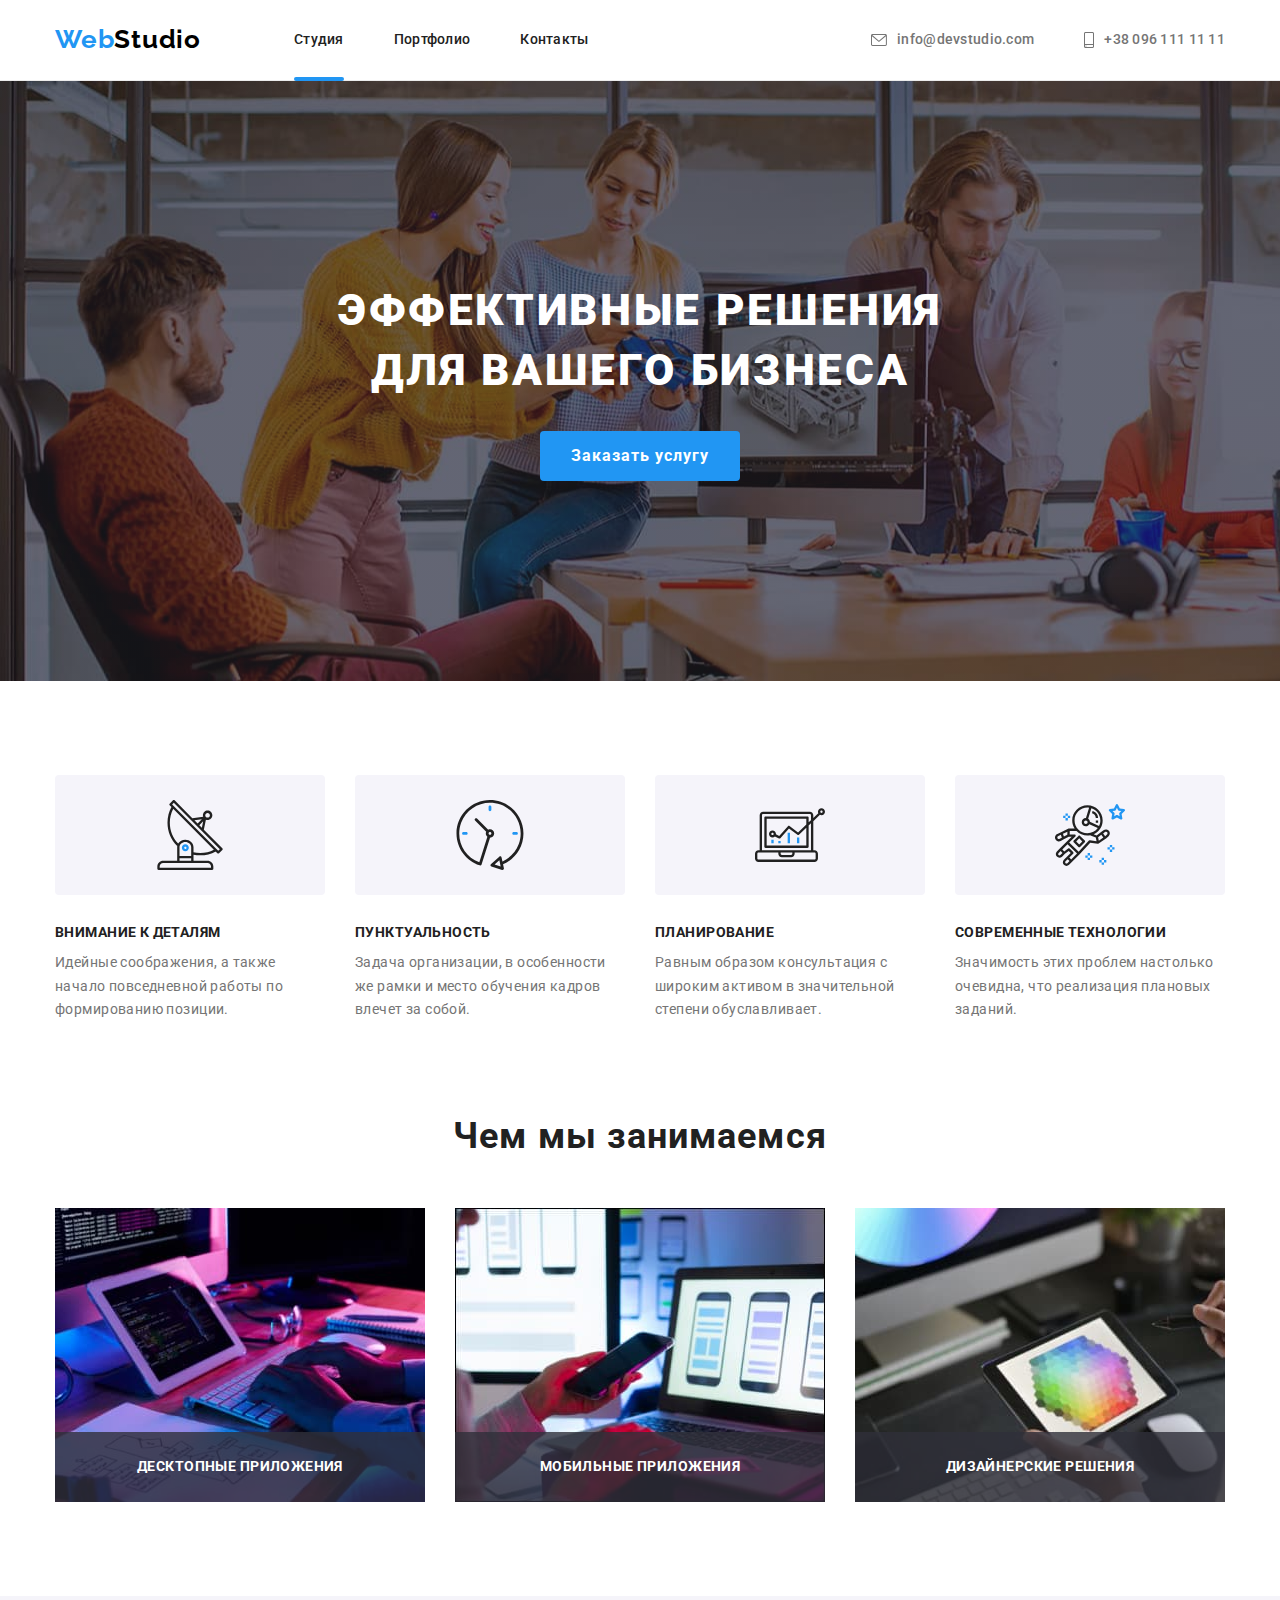
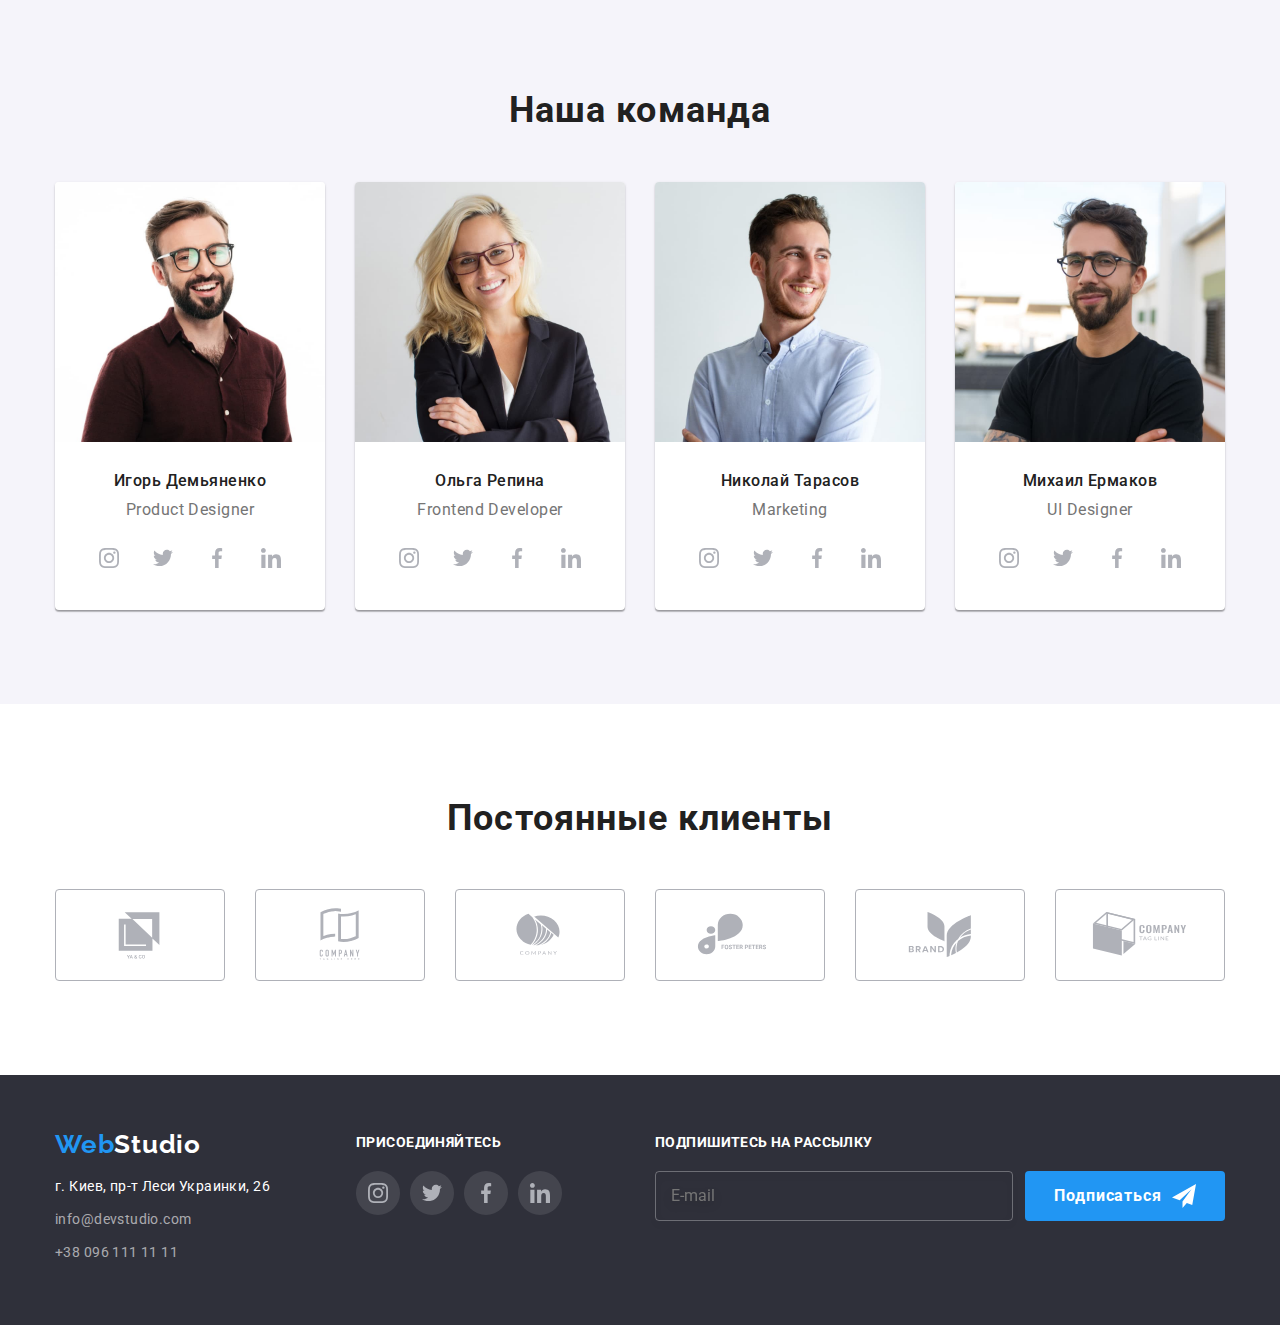
<file: index.html>
<!DOCTYPE html>
<html lang="ru">
    <head>
        <meta charset="UTF-8" />
        <meta http-equiv="X-UA-Compatible" content="IE=edge" />
        <meta name="viewport" content="width=device-width, initial-scale=1.0" />
        <title>Студия</title>
        <link rel="preconnect" href="https://fonts.googleapis.com" />
        <link rel="preconnect" href="https://fonts.gstatic.com" crossorigin />
        <link
            href="https://fonts.googleapis.com/css2?family=Raleway:wght@700&family=Roboto:wght@400;500;700;900&display=swap"
            rel="stylesheet"
        />
        <link rel="stylesheet" href="./css/main.min.css" />
    </head>
    <body>
        <!-----HEADER----->
        <header class="header">
            <div class="container header__container">
                <a class="logo header__logo" href="./index.html"
                    >Web<span class="logo--dark">Studio</span></a
                >
                <nav class="menu">
                    <ul class="menu__list">
                        <li class="menu__item">
                            <a class="menu__link menu__link-current" href="./index.html">Студия</a>
                        </li>
                        <li class="menu__item">
                            <a class="menu__link" href="./portfolio.html">Портфолио</a>
                        </li>
                        <li class="menu__item">
                            <a class="menu__link" href="#">Контакты</a>
                        </li>
                    </ul>
                </nav>
                <ul class="header__header-contacts header-contacts">
                    <li class="header-contacts__item">
                        <a class="header-contacts__link" href="mailto:info@devstudio.com">
                            <svg class="header-contacts__icon" width="16" height="12">
                                <use href="./images/icons.svg#envelope"></use>
                            </svg>
                            info@devstudio.com
                        </a>
                    </li>
                    <li class="header-contacts__item">
                        <a class="header-contacts__link" href="tel:+380961111111">
                            <svg class="header-contacts__icon" width="10" height="16">
                                <use href="./images/icons.svg#smartphone"></use>
                            </svg>
                            +38 096 111 11 11
                        </a>
                    </li>
                </ul>
            </div>
        </header>
        <!-----CONTENT----->
        <main>
            <!-----HERO----->
            <section class="hero hero__container">
                <div class="container">
                    <div class="hero__title-wrap">
                        <h1 class="hero__title">Эффективные решения для вашего бизнеса</h1>
                    </div>
                    <button class="btn hero__btn" type="button" data-modal-open>
                        Заказать услугу
                    </button>
                </div>
            </section>
            <!-----FEATURES----->
            <section class="features box">
                <div class="container">
                    <h2 class="title visually-hidden">Особенности</h2>
                    <ul class="features__list">
                        <li class="features-card features__features-card">
                            <div class="features-card__icon">
                                <svg width="70" height="70">
                                    <use href="./images/icons.svg#antena"></use>
                                </svg>
                            </div>
                            <h3 class="features-card__title">Внимание к деталям</h3>
                            <p class="features-card__text">
                                Идейные соображения, а также начало повседневной работы по
                                формированию позиции.
                            </p>
                        </li>
                        <li class="features-card features__features-card">
                            <div class="features-card__icon">
                                <svg width="70" height="70">
                                    <use href="./images/icons.svg#clock"></use>
                                </svg>
                            </div>
                            <h3 class="features-card__title">Пунктуальность</h3>
                            <p class="features-card__text">
                                Задача организации, в особенности же рамки и место обучения кадров
                                влечет за собой.
                            </p>
                        </li>
                        <li class="features-card features__features-card">
                            <div class="features-card__icon">
                                <svg width="70" height="70">
                                    <use href="./images/icons.svg#diagram"></use>
                                </svg>
                            </div>
                            <h3 class="features-card__title">Планирование</h3>
                            <p class="features-card__text">
                                Равным образом консультация с широким активом в значительной степени
                                обуславливает.
                            </p>
                        </li>
                        <li class="feauters-card">
                            <div class="features-card__icon">
                                <svg width="70" height="70">
                                    <use href="./images/icons.svg#astronaut"></use>
                                </svg>
                            </div>
                            <h3 class="features-card__title">Современные технологии</h3>
                            <p class="features-card__text">
                                Значимость этих проблем настолько очевидна, что реализация плановых
                                заданий.
                            </p>
                        </li>
                    </ul>
                </div>
            </section>
            <!-----WORKS----->
            <section class="works works__box">
                <div class="container">
                    <h2 class="title works__title">Чем мы занимаемся</h2>
                    <ul class="works__list">
                        <li class="works-card works__works-card">
                            <div class="works-card__wrap">
                                <img
                                    src="./images/main/img1.jpg"
                                    alt="Десктопные приложения"
                                    width="370"
                                />
                                <p class="works-card__text">Десктопные приложения</p>
                            </div>
                        </li>
                        <li class="works-card works__works-card">
                            <div class="works-card__wrap">
                                <img
                                    src="./images/main/img2.jpg"
                                    alt="Мобильные приложения"
                                    width="370"
                                />
                                <p class="works-card__text">Мобильные приложения</p>
                            </div>
                        </li>
                        <li class="works-card">
                            <div class="works-card__wrap">
                                <img
                                    src="./images/main/img3.jpg"
                                    alt="Дизайнерские решения"
                                    width="370"
                                />
                                <p class="works-card__text">Дизайнерские решения</p>
                            </div>
                        </li>
                    </ul>
                </div>
            </section>
            <!-----TEAM----->
            <section class="team box">
                <div class="container">
                    <h2 class="title team__title">Наша команда</h2>
                    <ul class="team__list">
                        <li class="team__team-card team-card">
                            <img
                                src="./images/main/team1.jpg"
                                alt="Игорь Демьяненко. Продакт-дизайнер"
                                width="270"
                            />
                            <div class="team-card__wrap">
                                <h3 class="team-card__title">Игорь Демьяненко</h3>
                                <p class="team-card__text">Product Designer</p>
                                <ul class="socials">
                                    <li class="socials__item">
                                        <a class="socials__link" href="#">
                                            <svg class="socials__icon" width="20" height="20">
                                                <use href="./images/icons.svg#instagram"></use>
                                            </svg>
                                        </a>
                                    </li>
                                    <li class="socials__item">
                                        <a class="socials__link" href="#">
                                            <svg class="socials__icon" width="20" height="20">
                                                <use href="./images/icons.svg#twitter"></use>
                                            </svg>
                                        </a>
                                    </li>
                                    <li class="socials__item">
                                        <a class="socials__link" href="#">
                                            <svg class="socials__icon" width="20" height="20">
                                                <use href="./images/icons.svg#facebook"></use>
                                            </svg>
                                        </a>
                                    </li>
                                    <li class="socials__item">
                                        <a class="socials__link" href="#">
                                            <svg class="socials__icon" width="20" height="20">
                                                <use href="./images/icons.svg#linkedin"></use>
                                            </svg>
                                        </a>
                                    </li>
                                </ul>
                            </div>
                        </li>
                        <li class="team__team-card team-card">
                            <img
                                src="./images/main/team2.jpg"
                                alt="Ольга Репина. Фронт-энд разработчик"
                                width="270"
                            />
                            <div class="team-card__wrap">
                                <h3 class="team-card__title">Ольга Репина</h3>
                                <p class="team-card__text">Frontend Developer</p>
                                <ul class="socials">
                                    <li class="socials__item">
                                        <a class="socials__link" href="#">
                                            <svg class="socials__icon" width="20" height="20">
                                                <use href="./images/icons.svg#instagram"></use>
                                            </svg>
                                        </a>
                                    </li>
                                    <li class="socials__item">
                                        <a class="socials__link" href="#">
                                            <svg class="socials__icon" width="20" height="20">
                                                <use href="./images/icons.svg#twitter"></use>
                                            </svg>
                                        </a>
                                    </li>
                                    <li class="socials__item">
                                        <a class="socials__link" href="#">
                                            <svg class="socials__icon" width="20" height="20">
                                                <use href="./images/icons.svg#facebook"></use>
                                            </svg>
                                        </a>
                                    </li>
                                    <li class="socials__item">
                                        <a class="socials__link" href="#">
                                            <svg class="socials__icon" width="20" height="20">
                                                <use href="./images/icons.svg#linkedin"></use>
                                            </svg>
                                        </a>
                                    </li>
                                </ul>
                            </div>
                        </li>
                        <li class="team__team-card team-card">
                            <img
                                src="./images/main/team3.jpg"
                                alt="Николай Тарасов. Маркетолог"
                                width="270"
                            />
                            <div class="team-card__wrap">
                                <h3 class="team-card__title">Николай Тарасов</h3>
                                <p class="team-card__text">Marketing</p>
                                <ul class="socials">
                                    <li class="socials__item">
                                        <a class="socials__link" href="#">
                                            <svg class="socials__icon" width="20" height="20">
                                                <use href="./images/icons.svg#instagram"></use>
                                            </svg>
                                        </a>
                                    </li>
                                    <li class="socials__item">
                                        <a class="socials__link" href="#">
                                            <svg class="socials__icon" width="20" height="20">
                                                <use href="./images/icons.svg#twitter"></use>
                                            </svg>
                                        </a>
                                    </li>
                                    <li class="socials__item">
                                        <a class="socials__link" href="#">
                                            <svg class="socials__icon" width="20" height="20">
                                                <use href="./images/icons.svg#facebook"></use>
                                            </svg>
                                        </a>
                                    </li>
                                    <li class="socials__item">
                                        <a class="socials__link" href="#">
                                            <svg class="socials__icon" width="20" height="20">
                                                <use href="./images/icons.svg#linkedin"></use>
                                            </svg>
                                        </a>
                                    </li>
                                </ul>
                            </div>
                        </li>
                        <li class="team-card">
                            <img
                                src="./images/main/team4.jpg"
                                alt="Михаил Ермаков. Дизайнер интерфейсов"
                                width="270"
                            />
                            <div class="team-card__wrap">
                                <h3 class="team-card__title">Михаил Ермаков</h3>
                                <p class="team-card__text">UI Designer</p>
                                <ul class="socials">
                                    <li class="socials__item">
                                        <a class="socials__link" href="#">
                                            <svg class="socials__icon" width="20" height="20">
                                                <use href="./images/icons.svg#instagram"></use>
                                            </svg>
                                        </a>
                                    </li>
                                    <li class="socials__item">
                                        <a class="socials__link" href="#">
                                            <svg class="socials__icon" width="20" height="20">
                                                <use href="./images/icons.svg#twitter"></use>
                                            </svg>
                                        </a>
                                    </li>
                                    <li class="socials__item">
                                        <a class="socials__link" href="#">
                                            <svg class="socials__icon" width="20" height="20">
                                                <use href="./images/icons.svg#facebook"></use>
                                            </svg>
                                        </a>
                                    </li>
                                    <li class="socials__item">
                                        <a class="socials__link" href="#">
                                            <svg class="socials__icon" width="20" height="20">
                                                <use href="./images/icons.svg#linkedin"></use>
                                            </svg>
                                        </a>
                                    </li>
                                </ul>
                            </div>
                        </li>
                    </ul>
                </div>
            </section>
            <!-----CLIENTS----->
            <section class="clients box">
                <div class="container">
                    <h2 class="title clients__title">Постоянные клиенты</h2>
                    <ul class="clients__list">
                        <li class="clients-card clients__clients-card">
                            <a class="clients-card__link" href="#">
                                <svg class="clients-card__icon" width="106" height="60">
                                    <use href="./images/icons.svg#logo"></use>
                                </svg>
                            </a>
                        </li>
                        <li class="clients-card clients__clients-card">
                            <a class="clients-card__link" href="#">
                                <svg class="clients-card__icon" width="106" height="60">
                                    <use href="./images/icons.svg#logo2"></use>
                                </svg>
                            </a>
                        </li>
                        <li class="clients-card clients__clients-card">
                            <a class="clients-card__link" href="#">
                                <svg class="clients-card__icon" width="106" height="60">
                                    <use href="./images/icons.svg#logo3"></use>
                                </svg>
                            </a>
                        </li>
                        <li class="clients-card clients__clients-card">
                            <a class="clients-card__link" href="#">
                                <svg class="clients-card__icon" width="106" height="60">
                                    <use href="./images/icons.svg#logo4"></use>
                                </svg>
                            </a>
                        </li>
                        <li class="clients-card clients__clients-card">
                            <a class="clients-card__link" href="#">
                                <svg class="clients-card__icon" width="106" height="60">
                                    <use href="./images/icons.svg#logo5"></use>
                                </svg>
                            </a>
                        </li>
                        <li class="clients-card">
                            <a class="clients-card__link" href="#">
                                <svg class="clients-card__icon" width="106" height="60">
                                    <use href="./images/icons.svg#logo6"></use>
                                </svg>
                            </a>
                        </li>
                    </ul>
                </div>
            </section>
        </main>
        <!-----FOOTER----->
        <footer class="footer footer__container">
            <div class="container">
                <div class="footer__wrap">
                    <div class="footer-contacts footer__footer-contacts">
                        <a class="logo footer__logo" href="./index.html"
                            >Web<span class="logo--white">Studio</span></a
                        >
                        <address class="footer-contacts__address">
                            г. Киев, пр-т Леси Украинки, 26
                        </address>
                        <ul>
                            <li class="footer-contacts__item">
                                <a class="footer-contacts__link" href="mailto:info@devstudio.com"
                                    >info@devstudio.com</a
                                >
                            </li>
                            <li class="footer-contacts__item">
                                <a class="footer-contacts__link" href="tel:+380961111111"
                                    >+38 096 111 11 11</a
                                >
                            </li>
                        </ul>
                    </div>
                    <div class="footer-socials footer__socials">
                        <p class="footer-socials__text">присоединяйтесь</p>
                        <ul class="socials">
                            <li class="socials__item">
                                <a class="socials__link socials__link--footer" href="#">
                                    <svg class="socials__icon" width="20" height="20">
                                        <use href="./images/icons.svg#instagram"></use>
                                    </svg>
                                </a>
                            </li>
                            <li class="socials__item">
                                <a class="socials__link socials__link--footer" href="#">
                                    <svg class="socials__icon" width="20" height="20">
                                        <use href="./images/icons.svg#twitter"></use>
                                    </svg>
                                </a>
                            </li>
                            <li class="socials__item">
                                <a class="socials__link socials__link--footer" href="#">
                                    <svg class="socials__icon" width="20" height="20">
                                        <use href="./images/icons.svg#facebook"></use>
                                    </svg>
                                </a>
                            </li>
                            <li class="socials__item">
                                <a class="socials__link socials__link--footer" href="#">
                                    <svg class="socials__icon" width="20" height="20">
                                        <use href="./images/icons.svg#linkedin"></use>
                                    </svg>
                                </a>
                            </li>
                        </ul>
                    </div>
                    <div class="footer-subscribe footer__footer-subscribe">
                        <label for="subscribe-email" class="footer-subscribe__text"
                            >Подпишитесь на рассылку</label
                        >
                        <form class="footer-subscribe__form" action="#">
                            <input
                                class="footer-subscribe__input"
                                type="mail"
                                placeholder="E-mail"
                                name="subscribe-email"
                                id="subscribe-email"
                            />
                            <button class="btn btn--footer" type="submit">
                                Подписаться
                                <svg
                                    class="btn__icon--footer footer-submit-icon"
                                    width="24"
                                    height="24"
                                >
                                    <use href="./images/icons.svg#icon-send"></use>
                                </svg>
                            </button>
                        </form>
                    </div>
                </div>
            </div>
        </footer>
        <!-- ---backdrop and modal--- -->
        <div class="backdrop is-hidden" data-modal>
            <div class="modal">
                <button type="button" class="modal__close-btn" data-modal-close>
                    <svg wilth="18" height="18">
                        <use href="./images/icons.svg#modal-close"></use>
                    </svg>
                </button>
                <p class="modal__text">Оставьте свои данные, мы вам перезвоним</p>
                <form action="#">
                    <div class="modal-field modal__modal-field">
                        <label for="name" class="modal-field__label">Имя</label>
                        <div class="modal-field__wrap">
                            <input
                                type="text"
                                name="name"
                                id="name"
                                class="modal-field__input input"
                            />
                            <svg class="input__icon" width="18" height="18">
                                <use href="./images/icons.svg#modal-name"></use>
                            </svg>
                        </div>
                    </div>
                    <div class="modal-field modal__modal-field">
                        <label for="tel" class="modal-field__label">Телефон</label>
                        <div class="modal-field__wrap">
                            <input
                                type="tel"
                                name="tel"
                                id="tel"
                                class="modal-field__input input"
                            />
                            <svg class="input__icon" width="18" height="18">
                                <use href="./images/icons.svg#modal-tel"></use>
                            </svg>
                        </div>
                    </div>
                    <div class="modal-field modal__modal-field">
                        <label for="email" class="modal-field__label">Почта</label>
                        <div class="modal-field__wrap">
                            <input
                                type="email"
                                name="email"
                                id="email"
                                class="modal-field__input input"
                            />
                            <svg class="input__icon" width="18" height="18">
                                <use href="./images/icons.svg#modal-mail"></use>
                            </svg>
                        </div>
                    </div>
                    <div class="modal-field">
                        <label for="comment" class="modal-field__label">Комментарий</label>
                        <textarea
                            id="comment"
                            class="modal-field__comment input"
                            name="comment"
                            placeholder="Введите текст"
                        ></textarea>
                    </div>
                    <div class="modal-checkbox">
                        <input
                            type="checkbox"
                            name="policy"
                            id="policy"
                            class="modal-checkbox__input"
                        />
                        <label for="policy" class="modal-checkbox__label">
                            <span class="modal-checkbox__item">
                                <svg width="16" height="15">
                                    <use href="./images/icons.svg#modal-chek"></use>
                                </svg>
                            </span>
                            Соглашаюсь с рассылкой и принимаю
                            <a href="#" class="modal-checkbox__link">Условия договора</a>
                        </label>
                    </div>
                    <button type="submit" type="submit" class="btn modal__btn">Отправить</button>
                </form>
            </div>
        </div>
        <script src="./js/modal.js"></script>
    </body>
</html>
</file>
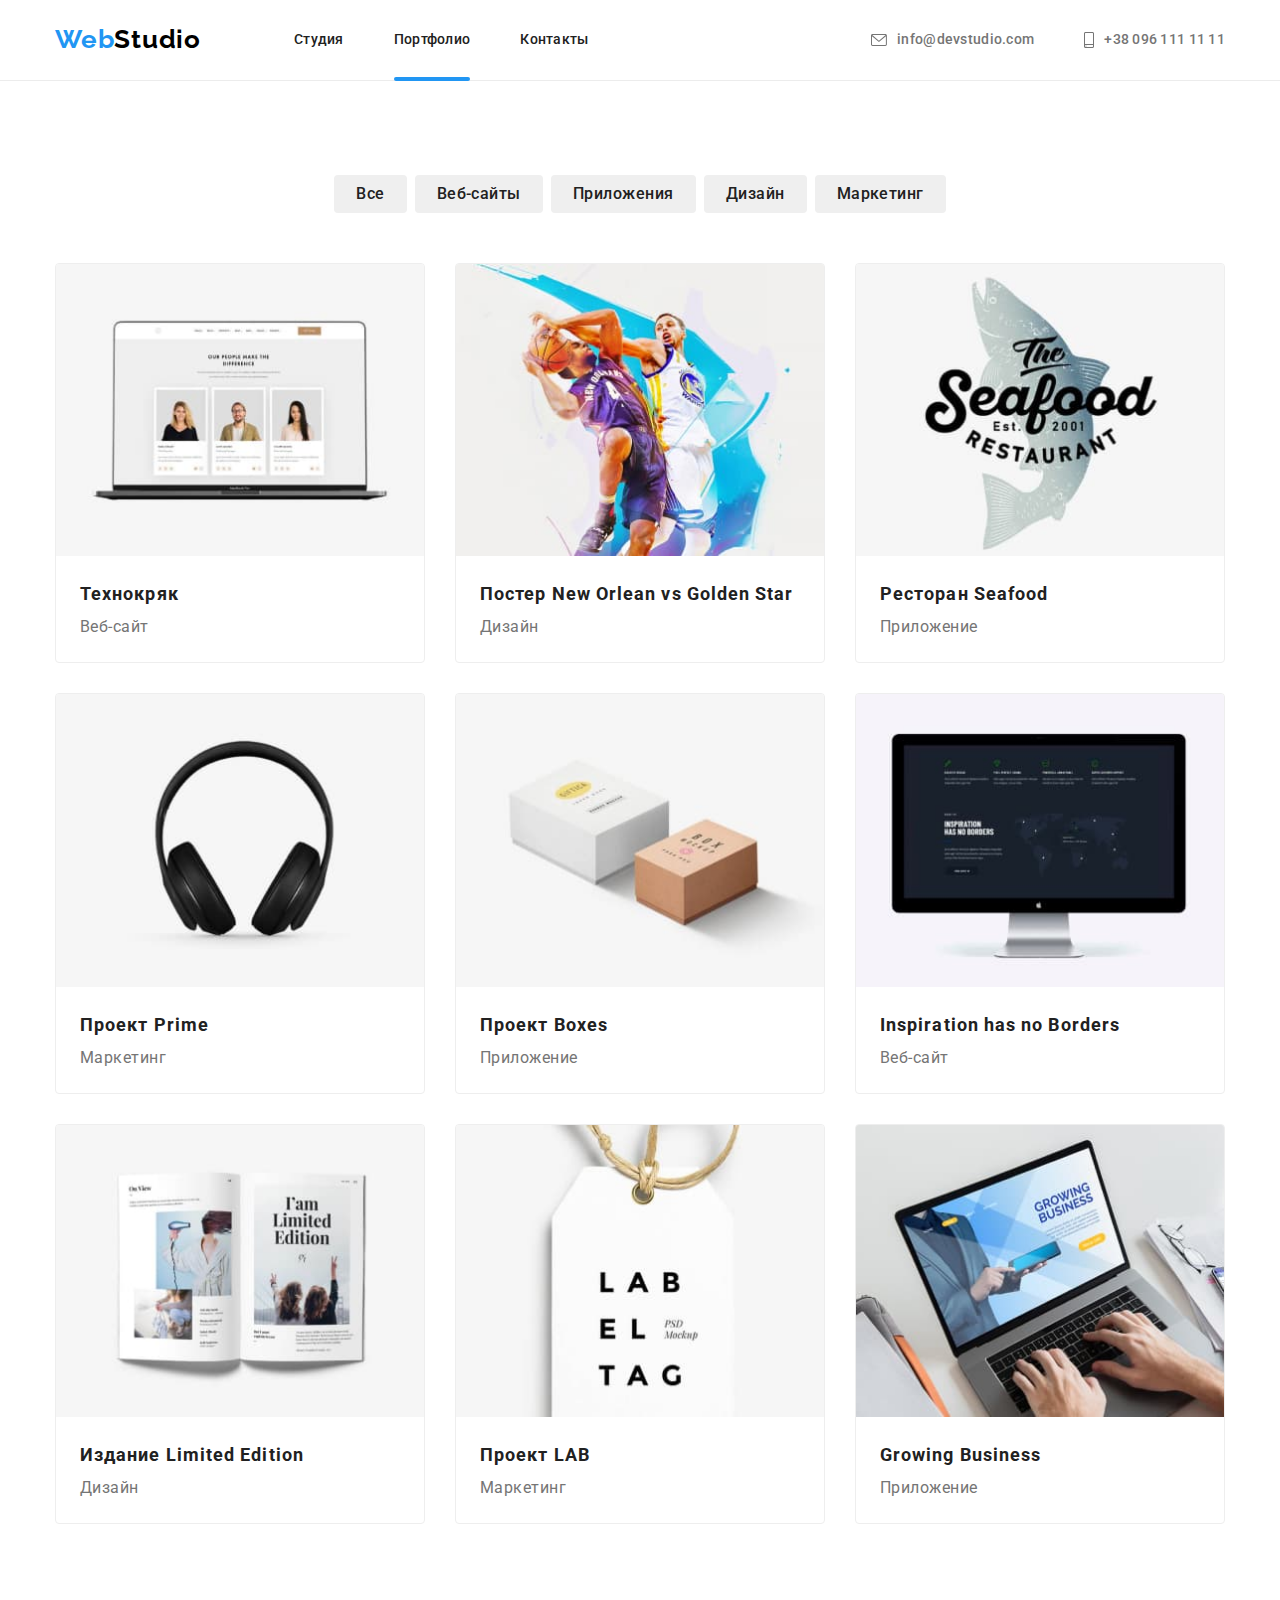
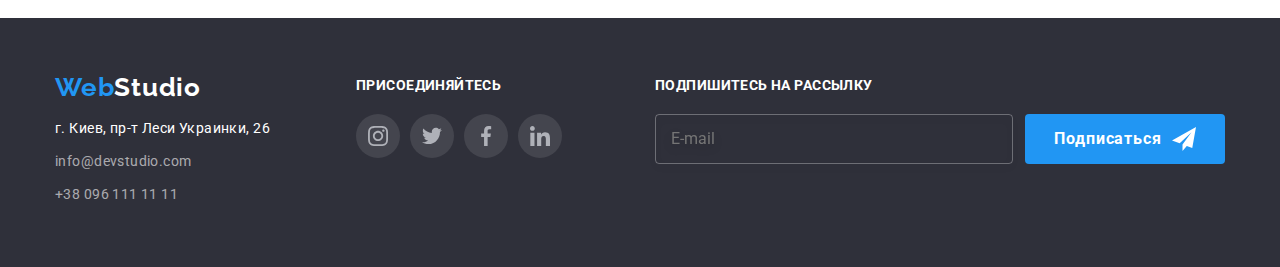
<file: portfolio.html>
<!DOCTYPE html>
<html lang="ru">
    <head>
        <meta charset="UTF-8" />
        <meta http-equiv="X-UA-Compatible" content="IE=edge" />
        <meta name="viewport" content="width=device-width, initial-scale=1.0" />
        <title>Портфолио</title>
        <link rel="preconnect" href="https://fonts.googleapis.com" />
        <link rel="preconnect" href="https://fonts.gstatic.com" crossorigin />
        <link
            href="https://fonts.googleapis.com/css2?family=Raleway:wght@700&family=Roboto:wght@400;500;700;900&display=swap"
            rel="stylesheet"
        />
        <link rel="stylesheet" href="./css/main.min.css" />
    </head>
    <body>
        <!-----HEADER----->
        <header class="header">
            <div class="container header__container">
                <a class="logo header__logo" href="./index.html"
                    >Web<span class="logo--dark">Studio</span></a
                >
                <nav class="menu">
                    <ul class="menu__list">
                        <li class="menu__item">
                            <a class="menu__link" href="./index.html">Студия</a>
                        </li>
                        <li class="menu__item">
                            <a class="menu__link menu__link-current" href="./portfolio.html"
                                >Портфолио</a
                            >
                        </li>
                        <li class="menu__item">
                            <a class="menu__link" href="#">Контакты</a>
                        </li>
                    </ul>
                </nav>
                <ul class="header__header-contacts header-contacts">
                    <li class="header-contacts__item">
                        <a class="header-contacts__link" href="mailto:info@devstudio.com">
                            <svg class="header-contacts__icon" width="16" height="12">
                                <use href="./images/icons.svg#envelope"></use>
                            </svg>
                            info@devstudio.com
                        </a>
                    </li>
                    <li class="header-contacts__item">
                        <a class="header-contacts__link" href="tel:+380961111111">
                            <svg class="header-contacts__icon" width="10" height="16">
                                <use href="./images/icons.svg#smartphone"></use>
                            </svg>
                            +38 096 111 11 11
                        </a>
                    </li>
                </ul>
            </div>
        </header>
        <!-----CONTENT----->
        <main>
            <!-----PORTFOLIO----->
            <section class="portfolio box">
                <div class="container">
                    <h1 class="visually-hidden portfolio__title">Портфолио</h1>
                    <!-----PORTFOLIO FILTER----->
                    <ul class="filter portfolio__filter">
                        <li class="filter__item">
                            <button class="filter__btn" type="button">Все</button>
                        </li>
                        <li class="filter__item">
                            <button class="filter__btn" type="button">Веб-сайты</button>
                        </li>
                        <li class="filter__item">
                            <button class="filter__btn" type="button">Приложения</button>
                        </li>
                        <li class="filter__item">
                            <button class="filter__btn" type="button">Дизайн</button>
                        </li>
                        <li>
                            <button class="filter__btn" type="button">Маркетинг</button>
                        </li>
                    </ul>
                    <!-----PORTFOLIO LIST----->
                    <ul class="portfolio__products products">
                        <li class="product portfolio__product">
                            <a href="#">
                                <div class="product__header">
                                    <img
                                        src="./images/portfolio/img.jpg"
                                        alt="ноутбук"
                                        width="370"
                                        class="product__img"
                                    />
                                    <p class="product__overlay">
                                        Технокряк это современная площадка распространения
                                        коронавируса. Компании используют эту платформу для
                                        цифрового шпионажа и атак на защищённые сервера конкурентов.
                                    </p>
                                </div>
                                <div class="product__body">
                                    <h2 class="product__title">Технокряк</h2>
                                    <p class="product__text">Веб-сайт</p>
                                </div>
                            </a>
                        </li>
                        <li class="product portfolio__product">
                            <a href="#">
                                <div class="product__header">
                                    <img
                                        src="./images/portfolio/img8.jpg"
                                        alt="баскетболисты"
                                        width="370"
                                        class="product__img"
                                    />
                                    <p class="product__overlay">
                                        Технокряк это современная площадка распространения
                                        коронавируса. Компании используют эту платформу для
                                        цифрового шпионажа и атак на защищённые сервера конкурентов.
                                    </p>
                                </div>
                                <div class="product__body">
                                    <h2 class="product__title">
                                        Постер <span lang="en">New Orlean vs Golden Star</span>
                                    </h2>
                                    <p class="product__text">Дизайн</p>
                                </div>
                            </a>
                        </li>
                        <li class="product portfolio__product">
                            <a href="#">
                                <div class="product__header">
                                    <img
                                        src="./images/portfolio/img7.jpg"
                                        alt="логотип"
                                        width="370"
                                        class="product__img"
                                    />
                                    <p class="product__overlay">
                                        Технокряк это современная площадка распространения
                                        коронавируса. Компании используют эту платформу для
                                        цифрового шпионажа и атак на защищённые сервера конкурентов.
                                    </p>
                                </div>
                                <div class="product__body">
                                    <h2 class="product__title">
                                        Ресторан <span lang="en">Seafood</span>
                                    </h2>
                                    <p class="product__text">Приложение</p>
                                </div>
                            </a>
                        </li>
                        <li class="product portfolio__product">
                            <a href="#">
                                <div class="product__header">
                                    <img
                                        src="./images/portfolio/img6.jpg"
                                        alt="наушники"
                                        width="370"
                                        class="product__img"
                                    />
                                    <p class="product__overlay">
                                        Технокряк это современная площадка распространения
                                        коронавируса. Компании используют эту платформу для
                                        цифрового шпионажа и атак на защищённые сервера конкурентов.
                                    </p>
                                </div>
                                <div class="product__body">
                                    <h2 class="product__title">
                                        Проект <span lang="en">Prime</span>
                                    </h2>
                                    <p class="product__text">Маркетинг</p>
                                </div>
                            </a>
                        </li>
                        <li class="product portfolio__product">
                            <a href="#">
                                <div class="product__header">
                                    <img
                                        src="./images/portfolio/img5.jpg"
                                        alt="визитки"
                                        width="370"
                                        class="product__img"
                                    />
                                    <p class="product__overlay">
                                        Технокряк это современная площадка распространения
                                        коронавируса. Компании используют эту платформу для
                                        цифрового шпионажа и атак на защищённые сервера конкурентов.
                                    </p>
                                </div>
                                <div class="product__body">
                                    <h2 class="product__title">
                                        Проект <span lang="en">Boxes</span>
                                    </h2>
                                    <p class="product__text">Приложение</p>
                                </div>
                            </a>
                        </li>
                        <li class="product portfolio__product">
                            <a href="#">
                                <div class="product__header">
                                    <img
                                        src="./images/portfolio/img4.jpg"
                                        alt="монитор"
                                        width="370"
                                        class="product__img"
                                    />
                                    <p class="product__overlay">
                                        Технокряк это современная площадка распространения
                                        коронавируса. Компании используют эту платформу для
                                        цифрового шпионажа и атак на защищённые сервера конкурентов.
                                    </p>
                                </div>
                                <div class="product__body">
                                    <h2 class="product__title">
                                        <span lang="en">Inspiration has no Borders</span>
                                    </h2>
                                    <p class="product__text">Веб-сайт</p>
                                </div>
                            </a>
                        </li>
                        <li class="product portfolio__product">
                            <a href="#">
                                <div class="product__header">
                                    <img
                                        src="./images/portfolio/img3.jpg"
                                        alt="журнал"
                                        width="370"
                                        class="product__img"
                                    />
                                    <p class="product__overlay">
                                        Технокряк это современная площадка распространения
                                        коронавируса. Компании используют эту платформу для
                                        цифрового шпионажа и атак на защищённые сервера конкурентов.
                                    </p>
                                </div>
                                <div class="product__body">
                                    <h2 class="product__title">
                                        Издание <span lang="en">Limited Edition</span>
                                    </h2>
                                    <p class="product__text">Дизайн</p>
                                </div>
                            </a>
                        </li>
                        <li class="product portfolio__product">
                            <a href="#">
                                <div class="product__header">
                                    <img
                                        src="./images/portfolio/img2.jpg"
                                        alt="бирка"
                                        width="370"
                                        class="product__img"
                                    />
                                    <p class="product__overlay">
                                        Технокряк это современная площадка распространения
                                        коронавируса. Компании используют эту платформу для
                                        цифрового шпионажа и атак на защищённые сервера конкурентов.
                                    </p>
                                </div>
                                <div class="product__body">
                                    <h2 class="product__title">
                                        Проект <span lang="en">LAB</span>
                                    </h2>
                                    <p class="product__text">Маркетинг</p>
                                </div>
                            </a>
                        </li>
                        <li class="product portfolio__product">
                            <a href="#">
                                <div class="product__header">
                                    <img
                                        src="./images/portfolio/img1.jpg"
                                        alt="ноутбук"
                                        width="370"
                                        class="product__img"
                                    />
                                    <p class="product__overlay">
                                        Технокряк это современная площадка распространения
                                        коронавируса. Компании используют эту платформу для
                                        цифрового шпионажа и атак на защищённые сервера конкурентов.
                                    </p>
                                </div>
                                <div class="product__body">
                                    <h2 class="product__title">
                                        <span lang="en">Growing Business</span>
                                    </h2>
                                    <p class="product__text">Приложение</p>
                                </div>
                            </a>
                        </li>
                    </ul>
                </div>
            </section>
        </main>
        <!-----FOOTER----->
        <footer class="footer footer__container">
            <div class="container">
                <div class="footer__wrap">
                    <div class="footer-contacts footer__footer-contacts">
                        <a class="logo footer__logo" href="./index.html"
                            >Web<span class="logo--white">Studio</span></a
                        >
                        <address class="footer-contacts__address">
                            г. Киев, пр-т Леси Украинки, 26
                        </address>
                        <ul>
                            <li class="footer-contacts__item">
                                <a class="footer-contacts__link" href="mailto:info@devstudio.com"
                                    >info@devstudio.com</a
                                >
                            </li>
                            <li class="footer-contacts__item">
                                <a class="footer-contacts__link" href="tel:+380961111111"
                                    >+38 096 111 11 11</a
                                >
                            </li>
                        </ul>
                    </div>
                    <div class="footer-socials footer__socials">
                        <p class="footer-socials__text">присоединяйтесь</p>
                        <ul class="socials">
                            <li class="socials__item">
                                <a class="socials__link socials__link--footer" href="#">
                                    <svg class="socials__icon" width="20" height="20">
                                        <use href="./images/icons.svg#instagram"></use>
                                    </svg>
                                </a>
                            </li>
                            <li class="socials__item">
                                <a class="socials__link socials__link--footer" href="#">
                                    <svg class="socials__icon" width="20" height="20">
                                        <use href="./images/icons.svg#twitter"></use>
                                    </svg>
                                </a>
                            </li>
                            <li class="socials__item">
                                <a class="socials__link socials__link--footer" href="#">
                                    <svg class="socials__icon" width="20" height="20">
                                        <use href="./images/icons.svg#facebook"></use>
                                    </svg>
                                </a>
                            </li>
                            <li class="socials__item">
                                <a class="socials__link socials__link--footer" href="#">
                                    <svg class="socials__icon" width="20" height="20">
                                        <use href="./images/icons.svg#linkedin"></use>
                                    </svg>
                                </a>
                            </li>
                        </ul>
                    </div>
                    <div class="footer-subscribe footer__footer-subscribe">
                        <label for="subscribe-email" class="footer-subscribe__text"
                            >Подпишитесь на рассылку</label
                        >
                        <form class="footer-subscribe__form" action="#">
                            <input
                                class="footer-subscribe__input"
                                type="mail"
                                placeholder="E-mail"
                                name="subscribe-email"
                                id="subscribe-email"
                            />
                            <button class="btn btn--footer" type="submit">
                                Подписаться
                                <svg
                                    class="btn__icon--footer footer-submit-icon"
                                    width="24"
                                    height="24"
                                >
                                    <use href="./images/icons.svg#icon-send"></use>
                                </svg>
                            </button>
                        </form>
                    </div>
                </div>
            </div>
        </footer>
    </body>
</html>
</file>
<file: css/main.min.css>
/*! modern-normalize v1.1.0 | MIT License | https://github.com/sindresorhus/modern-normalize */*,::before,::after{-webkit-box-sizing:border-box;box-sizing:border-box}html{line-height:1.15;-webkit-text-size-adjust:100%;-moz-tab-size:4;-o-tab-size:4;tab-size:4}body{margin:0;font-family:system-ui,-apple-system,"Segoe UI",Roboto,Helvetica,Arial,sans-serif,"Apple Color Emoji","Segoe UI Emoji"}hr{height:0;color:inherit}abbr[title]{-webkit-text-decoration:underline dotted;text-decoration:underline dotted}b,strong{font-weight:bolder}code,kbd,samp,pre{font-family:ui-monospace, SFMono-Regular, Consolas, 'Liberation Mono', Menlo, monospace;font-size:1em}small{font-size:80%}sub,sup{font-size:75%;line-height:0;position:relative;vertical-align:baseline}sub{bottom:-0.25em}sup{top:-0.5em}table{text-indent:0;border-color:inherit}button,input,optgroup,select,textarea{font-family:inherit;font-size:100%;line-height:1.15;margin:0}button,select{text-transform:none}button,[type='button'],[type='reset'],[type='submit']{-webkit-appearance:button}::-moz-focus-inner{border-style:none;padding:0}:-moz-focusring{outline:1px dotted ButtonText}:-moz-ui-invalid{box-shadow:none}legend{padding:0}progress{vertical-align:baseline}::-webkit-inner-spin-button,::-webkit-outer-spin-button{height:auto}[type='search']{-webkit-appearance:textfield;outline-offset:-2px}::-webkit-search-decoration{-webkit-appearance:none}::-webkit-file-upload-button{-webkit-appearance:button;font:inherit}summary{display:list-item}*,*::before,*::after{-webkit-box-sizing:border-box;box-sizing:border-box}body,h1,h2,h3,h4,h5,h6,p{margin:0}ul{margin:0;padding:0;list-style:none}li{margin:0;padding:0}a{text-decoration:none}button{cursor:pointer}img{display:block}input,button,textarea,select{font:inherit}body{font-family:'Roboto', sans-serif;font-weight:400;color:#212121}:root{--main-title-color: #ffffff;--accent-color: #2196f3;--main-text-color: #757575;--icons-color: #afb1b8}.container{width:1200px;padding-left:15px;padding-right:15px;margin:0 auto}.box{padding-top:94px;padding-bottom:94px}.is-hidden{opacity:0;pointer-events:none;visibility:hidden}.backdrop{position:fixed;top:0;left:0;width:100vw;height:100vh;background-color:rgba(0,0,0,0.2);-webkit-transition:opacity 250ms cubic-bezier(0.4, 0, 0.2, 1),visibility 250ms cubic-bezier(0.4, 0, 0.2, 1);transition:opacity 250ms cubic-bezier(0.4, 0, 0.2, 1),visibility 250ms cubic-bezier(0.4, 0, 0.2, 1)}.visually-hidden{position:absolute;width:1px;height:1px;margin:-1px;padding:0;overflow:hidden;border:0;clip:rect(0 0 0 0)}.btn{display:block;width:200px;min-height:50px;padding:10px;border-radius:4px;border:none;text-align:center;font-family:inherit;font-weight:700;font-size:16px;line-height:1.87;letter-spacing:0.06em;fill:#ffffff;color:#ffffff;background-color:var(--accent-color);cursor:pointer}.logo{display:block;font-family:Raleway;font-weight:700;font-size:26px;line-height:0.75;letter-spacing:0.03em;color:var(--accent-color)}.logo--dark{color:#000000}.logo--white{color:#ffffff}.product{display:-webkit-box;display:-ms-flexbox;display:flex;-webkit-box-orient:vertical;-webkit-box-direction:normal;-ms-flex-direction:column;flex-direction:column;width:calc((100% - 3 * 30px) / 3);border:1px solid #eeeeee;border-radius:4px;-webkit-transition:-webkit-box-shadow 250ms cubic-bezier(0.4, 0, 0.2, 1);transition:-webkit-box-shadow 250ms cubic-bezier(0.4, 0, 0.2, 1);transition:box-shadow 250ms cubic-bezier(0.4, 0, 0.2, 1);transition:box-shadow 250ms cubic-bezier(0.4, 0, 0.2, 1), -webkit-box-shadow 250ms cubic-bezier(0.4, 0, 0.2, 1);overflow:hidden}.product:focus,.product:hover{-webkit-box-shadow:0px 3px 1px rgba(0,0,0,0.1),0px 1px 2px rgba(0,0,0,0.08),0px 2px 2px rgba(0,0,0,0.12);box-shadow:0px 3px 1px rgba(0,0,0,0.1),0px 1px 2px rgba(0,0,0,0.08),0px 2px 2px rgba(0,0,0,0.12)}.product__header{position:relative;display:-webkit-box;display:-ms-flexbox;display:flex;-webkit-box-align:center;-ms-flex-align:center;align-items:center;overflow:hidden}.product__img{min-width:100%}.product__overlay{position:absolute;-webkit-transform:translateY(101%);transform:translateY(101%);width:100%;height:100%;padding:63px 24px;font-size:18px;line-height:1.56;letter-spacing:0.03em;color:#ffffff;background:rgba(33,150,243,0.9);-webkit-transition:-webkit-transform 250ms cubic-bezier(0.4, 0, 0.2, 1);transition:-webkit-transform 250ms cubic-bezier(0.4, 0, 0.2, 1);transition:transform 250ms cubic-bezier(0.4, 0, 0.2, 1);transition:transform 250ms cubic-bezier(0.4, 0, 0.2, 1), -webkit-transform 250ms cubic-bezier(0.4, 0, 0.2, 1)}.product__body{max-width:100%;padding:20px 24px}.product__title{color:#212121;font-weight:700;font-size:18px;line-height:2;letter-spacing:0.06em}.product__text{font-size:16px;line-height:1.87;letter-spacing:0.03em;color:var(--main-text-color)}.product:focus .product__overlay,.product:hover .product__overlay{-webkit-transform:translateY(0%);transform:translateY(0%)}.socials{display:-webkit-box;display:-ms-flexbox;display:flex;-webkit-box-pack:center;-ms-flex-pack:center;justify-content:center}.socials__item:not(:last-child){margin-right:10px}.socials__link{display:-webkit-box;display:-ms-flexbox;display:flex;-webkit-box-pack:center;-ms-flex-pack:center;justify-content:center;-webkit-box-align:center;-ms-flex-align:center;align-items:center;min-width:44px;min-height:44px;border-radius:50%;color:var(--icons-color);-webkit-transition:color 250ms cubic-bezier(0.4, 0, 0.2, 1),background-color 250ms cubic-bezier(0.4, 0, 0.2, 1);transition:color 250ms cubic-bezier(0.4, 0, 0.2, 1),background-color 250ms cubic-bezier(0.4, 0, 0.2, 1)}.socials__link:focus,.socials__link:hover{background-color:var(--accent-color);color:#ffffff}.socials__link--footer{background-color:rgba(255,255,255,0.1)}.socials__icon{fill:currentColor}.title{font-weight:700;font-size:36px;line-height:1.16;letter-spacing:0.03em;text-align:center}.features-card{max-width:270px}.features-card__icon{display:-webkit-box;display:-ms-flexbox;display:flex;-webkit-box-pack:center;-ms-flex-pack:center;justify-content:center;-webkit-box-align:center;-ms-flex-align:center;align-items:center;margin-bottom:30px;height:120px;background-color:#f5f4fa;border-radius:4px}.features-card__title{margin-bottom:10px;font-weight:700;font-size:14px;line-height:1.14;letter-spacing:0.03em;text-transform:uppercase}.features-card__text{font-size:14px;line-height:1.71;letter-spacing:0.03em;color:var(--main-text-color)}.works-card__wrap{position:relative}.works-card__text{position:absolute;bottom:0;padding:27px 0;width:100%;font-weight:bold;font-size:14px;line-height:1.14;text-align:center;letter-spacing:0.03em;text-transform:uppercase;color:#ffffff;background:rgba(47,48,58,0.8)}.clients-card__link{display:-webkit-box;display:-ms-flexbox;display:flex;-webkit-box-pack:center;-ms-flex-pack:center;justify-content:center;-webkit-box-align:center;-ms-flex-align:center;align-items:center;min-width:170px;min-height:92px;border:1px solid #afb1b8;border-radius:4px;color:var(--icons-color);-webkit-transition:color 250ms cubic-bezier(0.4, 0, 0.2, 1),border 250ms cubic-bezier(0.4, 0, 0.2, 1);transition:color 250ms cubic-bezier(0.4, 0, 0.2, 1),border 250ms cubic-bezier(0.4, 0, 0.2, 1)}.clients-card__link:hover,.clients-card__link:focus{border:1px solid var(--accent-color);color:var(--accent-color)}.clients-card__icon{fill:currentColor}.input{height:40px;width:100%;border:1px solid rgba(33,33,33,0.2);border-radius:4px;outline:none;cursor:pointer;font-size:14px;-webkit-transition:border 250ms cubic-bezier(0.4, 0, 0.2, 1);transition:border 250ms cubic-bezier(0.4, 0, 0.2, 1)}.input:focus{border:1px solid var(--accent-color);border-radius:4px}.header{border-bottom:1px solid #ececec}.header__container{display:-webkit-box;display:-ms-flexbox;display:flex;-webkit-box-align:center;-ms-flex-align:center;align-items:center}.header__logo{margin-right:93px}.header__header-contacts{margin-left:auto}.menu__list{display:-webkit-box;display:-ms-flexbox;display:flex}.menu__item:not(:last-child){margin-right:50px}.menu__link{position:relative;padding:32px 0;display:block;font-size:14px;font-weight:500;line-height:1.14;letter-spacing:0.02em;color:inherit;-webkit-transition:color 250ms cubic-bezier(0.4, 0, 0.2, 1);transition:color 250ms cubic-bezier(0.4, 0, 0.2, 1)}.menu__link:hover,.menu__link:focus{color:var(--accent-color)}.menu__link-current::after{content:'';position:absolute;display:block;height:4px;width:100%;bottom:-1px;background-color:var(--accent-color);border-radius:2px}.header-contacts{display:-webkit-box;display:-ms-flexbox;display:flex}.header-contacts__item:not(:first-child){margin-left:50px}.header-contacts__link{display:-webkit-box;display:-ms-flexbox;display:flex;-webkit-box-pack:center;-ms-flex-pack:center;justify-content:center;-webkit-box-align:center;-ms-flex-align:center;align-items:center;padding:32px 0;font-size:14px;font-weight:500;line-height:1.14;letter-spacing:0.02em;color:#757575;-webkit-transition:color 250ms cubic-bezier(0.4, 0, 0.2, 1);transition:color 250ms cubic-bezier(0.4, 0, 0.2, 1)}.header-contacts__link:hover,.header-contacts__link:focus{color:var(--accent-color)}.header-contacts__icon{margin-right:10px;fill:currentColor}.hero{max-width:1600px;margin:0 auto;background-image:-webkit-gradient(linear, left top, left bottom, from(rgba(47,48,58,0.4)), to(rgba(47,48,58,0.4))),url(../images/main/hero.jpg);background-image:linear-gradient(rgba(47,48,58,0.4), rgba(47,48,58,0.4)),url(../images/main/hero.jpg);background-repeat:no-repeat;background-size:cover}.hero__container{padding:200px 0}.hero__title-wrap{width:696px;margin:0 auto 30px}.hero__title{display:block;min-width:696px;font-weight:900;font-size:44px;line-height:1.36;letter-spacing:0.06em;text-transform:uppercase;text-align:center;color:var(--main-title-color)}.hero__btn{margin:0 auto}.features__list{display:-webkit-box;display:-ms-flexbox;display:flex}.features__features-card{margin-right:30px}.works__box{padding-bottom:94px}.works__title{margin-bottom:50px}.works__list{display:-webkit-box;display:-ms-flexbox;display:flex}.works__works-card{margin-right:30px}.team{background-color:#f5f4fa}.team__title{margin-bottom:50px}.team__list{display:-webkit-box;display:-ms-flexbox;display:flex}.team__team-card{margin-right:30px}.team-card{display:-webkit-box;display:-ms-flexbox;display:flex;-webkit-box-orient:vertical;-webkit-box-direction:normal;-ms-flex-direction:column;flex-direction:column;max-width:270px;background-color:#fff;border-radius:4px;-webkit-box-shadow:0px 1px 3px rgba(0,0,0,0.12),0px 1px 1px rgba(0,0,0,0.14),0px 2px 1px rgba(0,0,0,0.2);box-shadow:0px 1px 3px rgba(0,0,0,0.12),0px 1px 1px rgba(0,0,0,0.14),0px 2px 1px rgba(0,0,0,0.2);overflow:hidden}.team-card__wrap{padding:30px 0}.team-card__title{margin-bottom:10px;font-size:16px;font-weight:500;line-height:1.18;letter-spacing:0.03em;text-align:center}.team-card__text{margin-bottom:16px;font-size:16px;line-height:1.18;letter-spacing:0.03em;text-align:center;color:var(--main-text-color)}.clients__title{margin-bottom:50px}.clients__list{display:-webkit-box;display:-ms-flexbox;display:flex}.clients__clients-card{margin-right:30px}.footer{background-color:#2f303a}.footer__container{padding-top:60px;padding-bottom:60px}.footer__wrap{display:-webkit-box;display:-ms-flexbox;display:flex}.footer__logo{margin-bottom:20px}.footer__footer-contacts{margin-right:70px}.footer__socials{margin-right:93px}.footer__footer-subscribe{width:100%}.footer__input{margin-right:12px}.footer-contacts{min-width:231px}.footer-contacts__address{display:block;margin-bottom:9px;font-style:normal;font-size:14px;line-height:1.71;letter-spacing:0.03em;color:#ffffff}.footer-contacts__item:not(:last-child){margin-bottom:9px}.footer-contacts__link{font-size:14px;line-height:1.71;letter-spacing:0.03em;color:rgba(255,255,255,0.6);-webkit-transition:color 250ms cubic-bezier(0.4, 0, 0.2, 1);transition:color 250ms cubic-bezier(0.4, 0, 0.2, 1)}.footer-contacts__link:hover,.footer-contacts__link:focus{color:var(--accent-color)}.footer-socials__text{display:block;font-weight:700;font-size:14px;line-height:1.14;letter-spacing:0.03em;text-transform:uppercase;color:#ffffff;margin-bottom:20px}.footer-subscribe__form{display:-webkit-box;display:-ms-flexbox;display:flex;-ms-flex-wrap:nowrap;flex-wrap:nowrap}.footer-subscribe__text{display:block;margin-bottom:20px;font-weight:700;font-size:14px;line-height:1.14;letter-spacing:0.03em;text-transform:uppercase;color:#ffffff}.footer-subscribe__input{margin-right:12px;height:50px;width:100%;padding:15px;font-size:14px;color:#ffffff;border:1px solid rgba(255,255,255,0.3);background-color:transparent;-webkit-filter:drop-shadow(0px 4px 4px rgba(0,0,0,0.15));filter:drop-shadow(0px 4px 4px rgba(0,0,0,0.15));border-radius:4px;outline:none;cursor:pointer;-webkit-transition:border 250ms cubic-bezier(0.4, 0, 0.2, 1);transition:border 250ms cubic-bezier(0.4, 0, 0.2, 1)}.footer-subscribe__input:focus{border:1px solid var(--accent-color);border-radius:4px}.footer-subscribe__input::-webkit-input-placeholder{font-weight:400;font-size:16px;line-height:1.25}.footer-subscribe__input:-ms-input-placeholder{font-weight:400;font-size:16px;line-height:1.25}.footer-subscribe__input::-ms-input-placeholder{font-weight:400;font-size:16px;line-height:1.25}.footer-subscribe__input::placeholder{font-weight:400;font-size:16px;line-height:1.25}.btn--footer{display:-webkit-box;display:-ms-flexbox;display:flex;-webkit-box-pack:center;-ms-flex-pack:center;justify-content:center;min-width:200px;-webkit-box-align:center;-ms-flex-align:center;align-items:center;-ms-flex-wrap:nowrap;flex-wrap:nowrap}.btn__icon--footer{display:block;margin-left:10px}.modal{position:absolute;top:50%;left:50%;-webkit-transform:translate(-50%, -50%);transform:translate(-50%, -50%);padding:40px;min-width:528px;min-height:581px;background-color:#ffffff;-webkit-box-shadow:0px 1px 3px rgba(0,0,0,0.12),0px 1px 1px rgba(0,0,0,0.14),0px 2px 1px rgba(0,0,0,0.2);box-shadow:0px 1px 3px rgba(0,0,0,0.12),0px 1px 1px rgba(0,0,0,0.14),0px 2px 1px rgba(0,0,0,0.2);border-radius:4px}.modal__text{margin-bottom:12px;font-weight:700;font-size:20px;line-height:1.15;text-align:center;letter-spacing:0.03em;color:#212121}.modal__close-btn{position:absolute;top:10px;right:10px;width:30px;height:30px;background-color:transparent;border:1px solid rgba(0,0,0,0.1);border-radius:50%;display:-webkit-box;display:-ms-flexbox;display:flex;-webkit-box-pack:center;-ms-flex-pack:center;justify-content:center;-webkit-box-align:center;-ms-flex-align:center;align-items:center;-webkit-transition:fill 250ms cubic-bezier(0.4, 0, 0.2, 1);transition:fill 250ms cubic-bezier(0.4, 0, 0.2, 1)}.modal__close-btn:focus,.modal__close-btn:hover{fill:var(--accent-color)}.modal__btn{margin:0 auto}.modal__modal-field{margin-bottom:10px}.modal-field{display:-webkit-box;display:-ms-flexbox;display:flex;-webkit-box-orient:vertical;-webkit-box-direction:normal;-ms-flex-direction:column;flex-direction:column;width:100%}.modal-field__wrap{position:relative}.modal-field__label{margin-bottom:4px;font-weight:normal;font-size:12px;line-height:1.16;letter-spacing:0.01em;color:#757575}.modal-field__input{padding:12px 12px 12px 42px}.modal-field__comment{padding:12px 16px;resize:none;width:100%;min-height:120px}.modal-field__comment::-webkit-input-placeholder{font-weight:400;font-size:12px;line-height:1.16;letter-spacing:0.01em;color:rgba(117,117,117,0.5)}.modal-field__comment:-ms-input-placeholder{font-weight:400;font-size:12px;line-height:1.16;letter-spacing:0.01em;color:rgba(117,117,117,0.5)}.modal-field__comment::-ms-input-placeholder{font-weight:400;font-size:12px;line-height:1.16;letter-spacing:0.01em;color:rgba(117,117,117,0.5)}.modal-field__comment::placeholder{font-weight:400;font-size:12px;line-height:1.16;letter-spacing:0.01em;color:rgba(117,117,117,0.5)}.input__icon{position:absolute;top:50%;left:12px;-webkit-transform:translateY(-50%);transform:translateY(-50%);-webkit-transition:fill 250ms cubic-bezier(0.4, 0, 0.2, 1);transition:fill 250ms cubic-bezier(0.4, 0, 0.2, 1)}.input:focus+.input__icon{fill:var(--accent-color)}.modal-checkbox{margin-top:20px;margin-bottom:30px}.modal-checkbox__input{position:absolute;width:1px;height:1px;margin:-1px;padding:0;overflow:hidden;border:0;clip:rect(0 0 0 0)}.modal-checkbox__label{display:-webkit-box;display:-ms-flexbox;display:flex;-webkit-box-align:center;-ms-flex-align:center;align-items:center;font-weight:400;font-size:14px;line-height:1.71;letter-spacing:0.03em;color:var(--main-text-color);cursor:pointer}.modal-checkbox__item{display:-webkit-box;display:-ms-flexbox;display:flex;-webkit-box-pack:center;-ms-flex-pack:center;justify-content:center;-webkit-box-align:center;-ms-flex-align:center;align-items:center;margin-right:8px;width:16px;height:15px;border:2px solid #212121;border-radius:3px;fill:#ffffff;-webkit-transition:background-color 250ms cubic-bezier(0.4, 0, 0.2, 1),border 250ms cubic-bezier(0.4, 0, 0.2, 1),fill 250ms cubic-bezier(0.4, 0, 0.2, 1);transition:background-color 250ms cubic-bezier(0.4, 0, 0.2, 1),border 250ms cubic-bezier(0.4, 0, 0.2, 1),fill 250ms cubic-bezier(0.4, 0, 0.2, 1)}.modal-checkbox__link{margin-left:4px;font-weight:400;font-size:14px;line-height:1.71;letter-spacing:0.03em;-webkit-text-decoration-line:underline;text-decoration-line:underline;color:var(--accent-color)}.modal-checkbox__input:checked+.modal-checkbox__label .modal-checkbox__item{background-color:var(--accent-color);border:0;fill:#ffffff}.filter{display:-webkit-box;display:-ms-flexbox;display:flex;-webkit-box-pack:center;-ms-flex-pack:center;justify-content:center}.filter__item{margin-right:8px}.filter__btn{padding:6px 22px;border-radius:4px;border:none;font-family:inherit;font-weight:500;font-size:16px;line-height:1.62;text-align:center;letter-spacing:0.03em;color:#212121;cursor:pointer;-webkit-transition:background-color 250ms cubic-bezier(0.4, 0, 0.2, 1),color 250ms cubic-bezier(0.4, 0, 0.2, 1),-webkit-box-shadow 250ms cubic-bezier(0.4, 0, 0.2, 1);transition:background-color 250ms cubic-bezier(0.4, 0, 0.2, 1),color 250ms cubic-bezier(0.4, 0, 0.2, 1),-webkit-box-shadow 250ms cubic-bezier(0.4, 0, 0.2, 1);transition:background-color 250ms cubic-bezier(0.4, 0, 0.2, 1),color 250ms cubic-bezier(0.4, 0, 0.2, 1),box-shadow 250ms cubic-bezier(0.4, 0, 0.2, 1);transition:background-color 250ms cubic-bezier(0.4, 0, 0.2, 1),color 250ms cubic-bezier(0.4, 0, 0.2, 1),box-shadow 250ms cubic-bezier(0.4, 0, 0.2, 1),-webkit-box-shadow 250ms cubic-bezier(0.4, 0, 0.2, 1)}.filter__btn:hover,.filter__btn:focus{background-color:var(--accent-color);color:#ffffff;-webkit-box-shadow:0px 3px 1px rgba(0,0,0,0.1),0px 1px 2px rgba(0,0,0,0.08),0px 2px 2px rgba(0,0,0,0.12);box-shadow:0px 3px 1px rgba(0,0,0,0.1),0px 1px 2px rgba(0,0,0,0.08),0px 2px 2px rgba(0,0,0,0.12)}.portfolio__filter{margin-bottom:50px}.portfolio__products{display:-webkit-box;display:-ms-flexbox;display:flex;-ms-flex-wrap:wrap;flex-wrap:wrap;margin-right:-30px;margin-bottom:-30px}.portfolio__product{margin-right:30px;margin-bottom:30px}
/*# sourceMappingURL=main.min.css.map */
</file>
